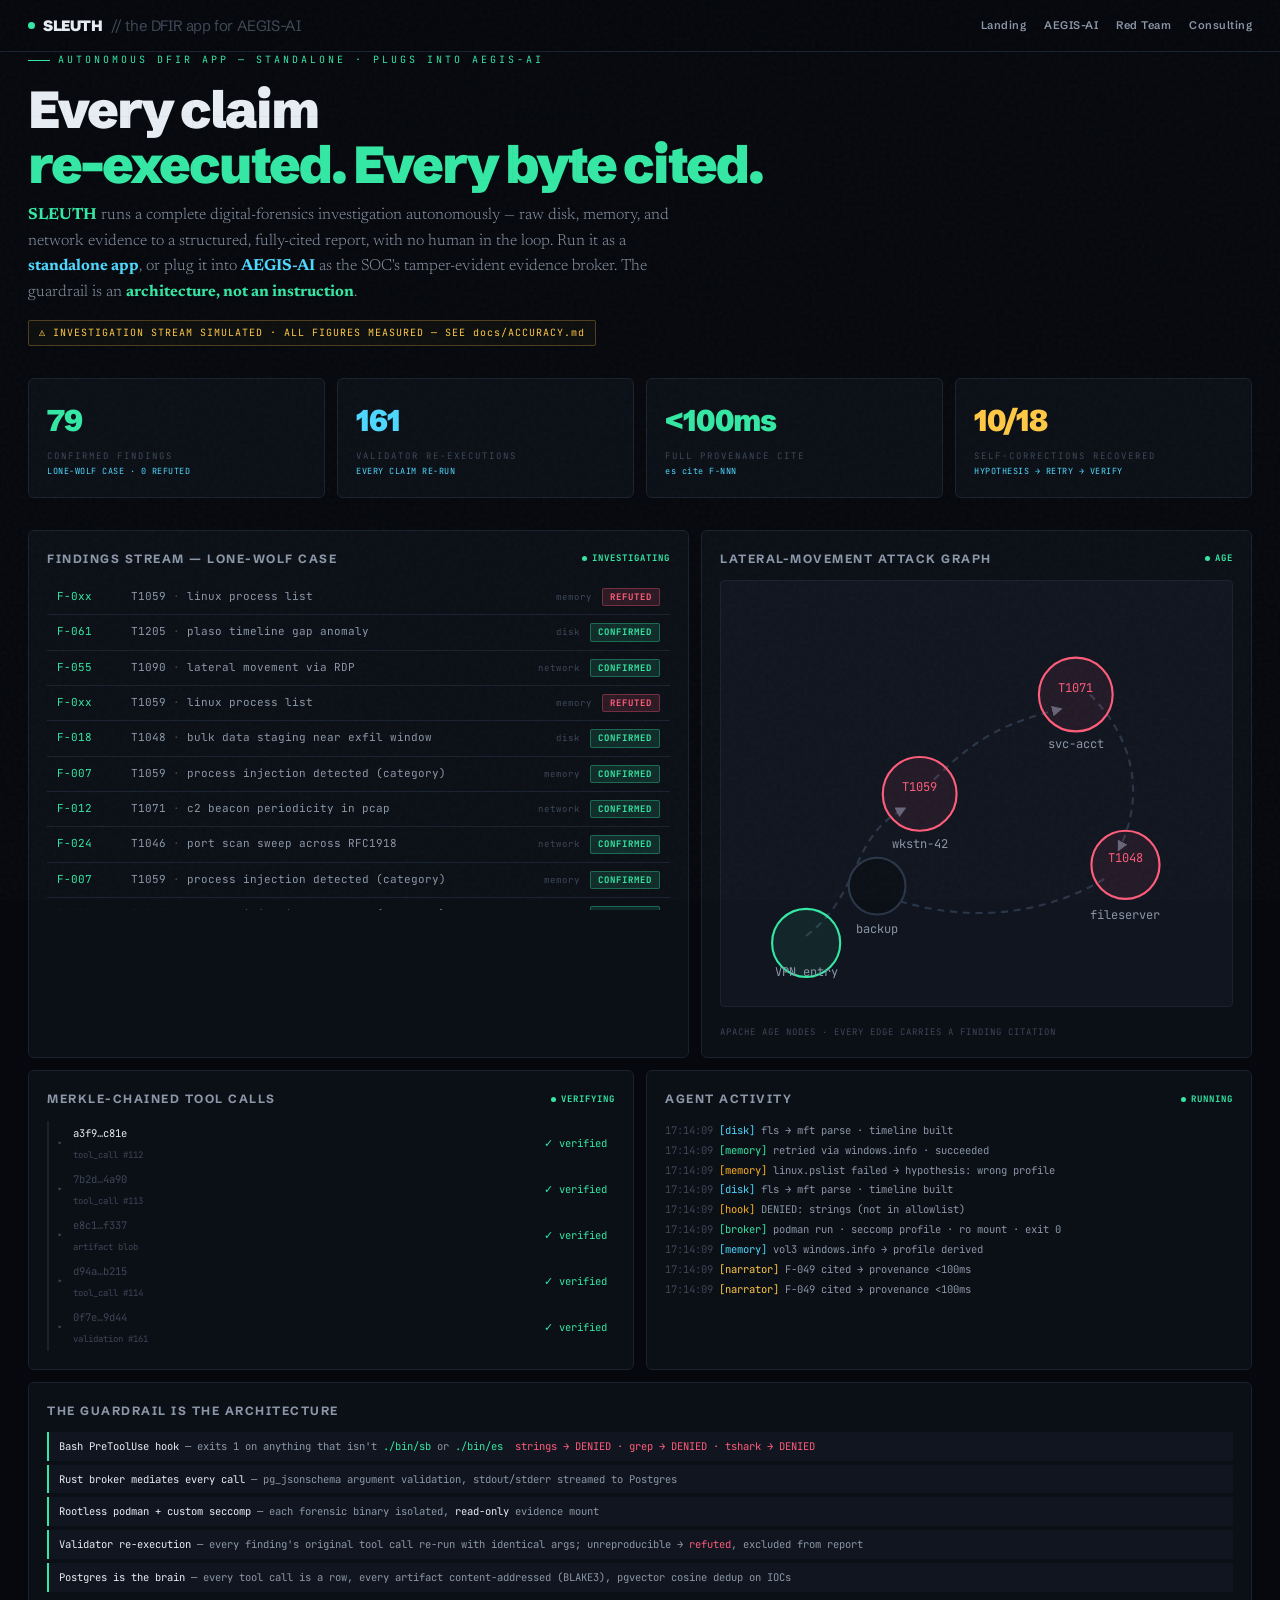
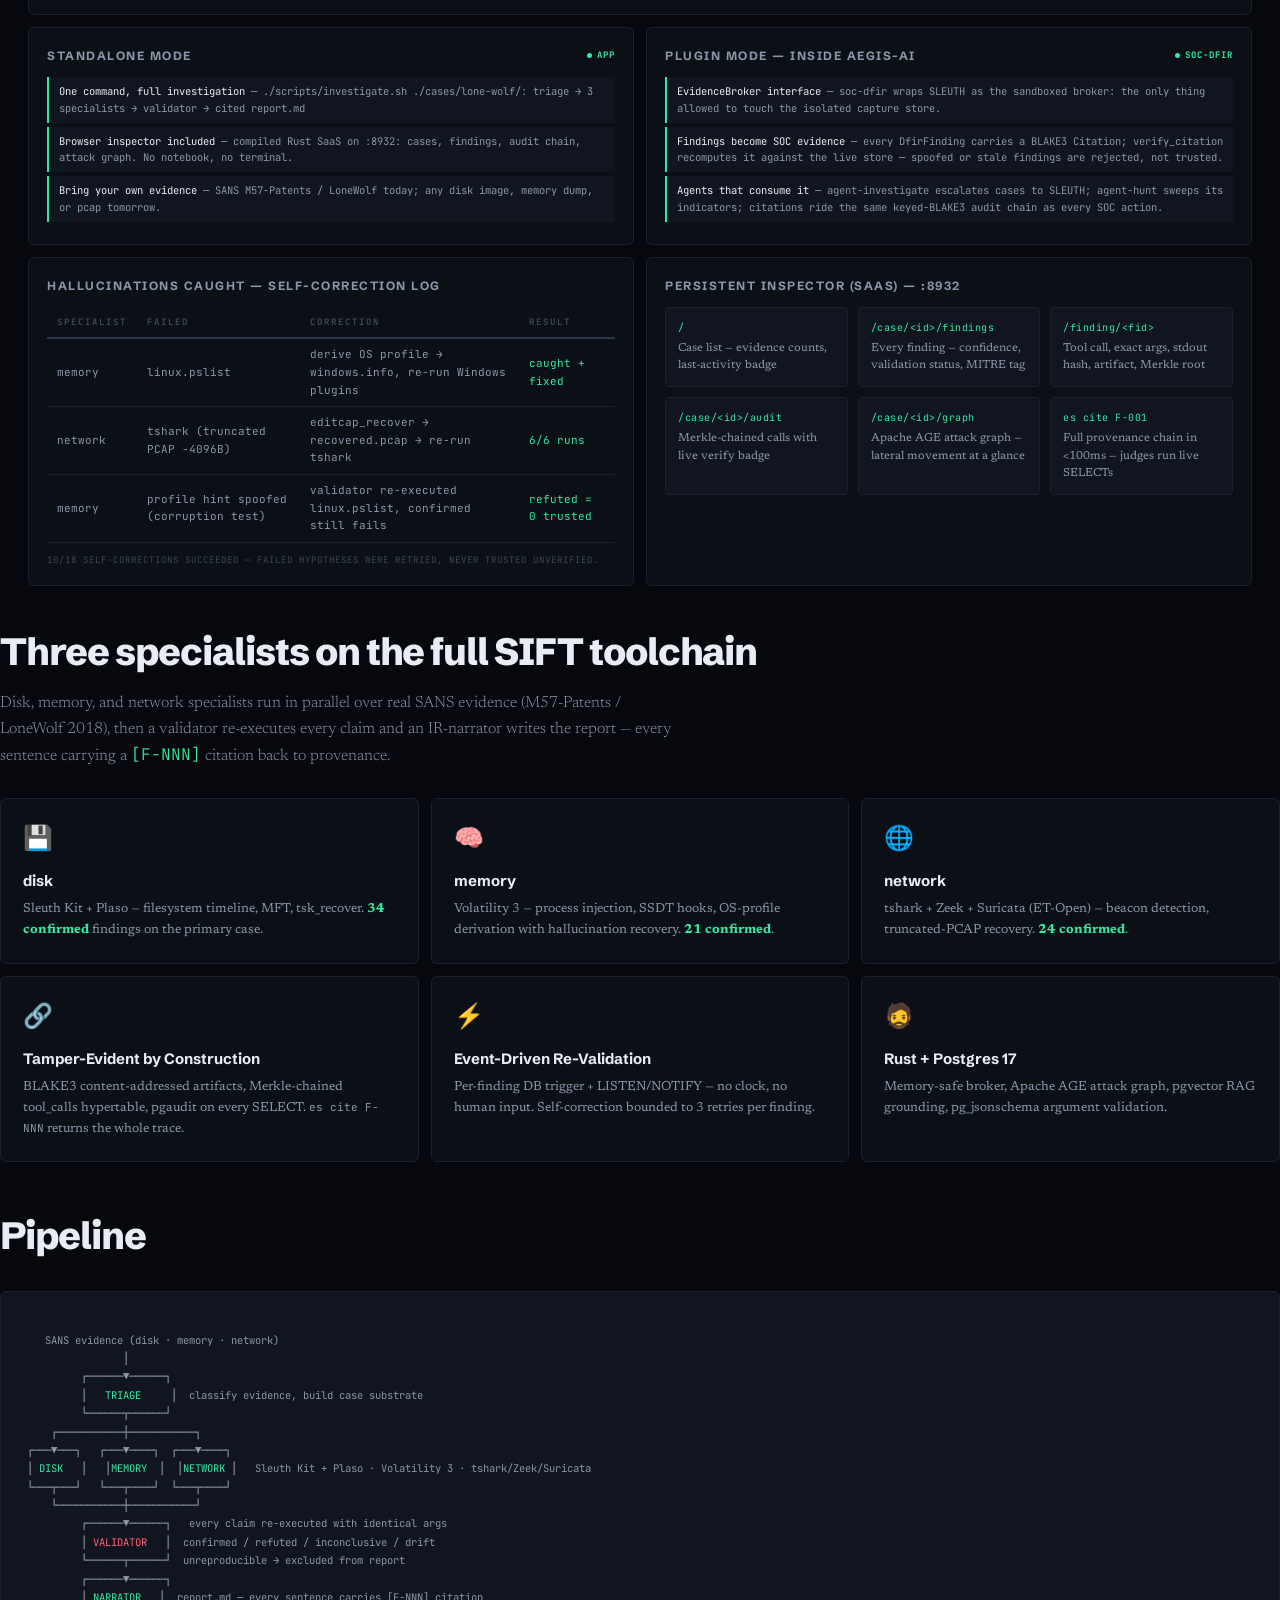
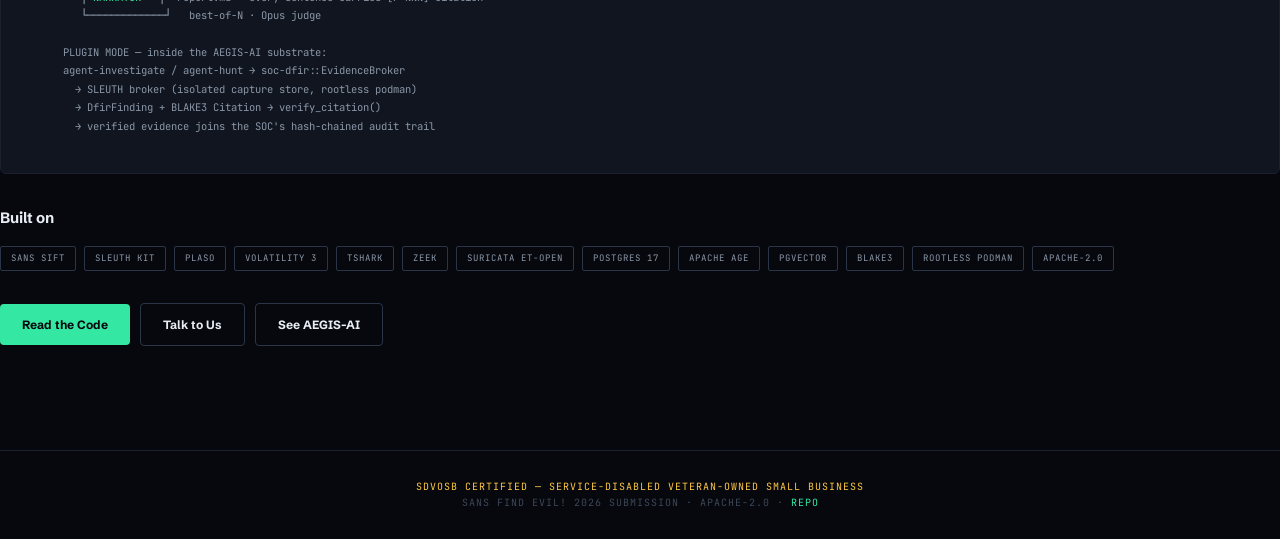
<file: demo/index.html>
<!DOCTYPE html>
<html lang="en">
<head>
<meta charset="UTF-8">
<meta name="viewport" content="width=device-width, initial-scale=1.0">
<title>SLEUTH — Autonomous DFIR App for AEGIS-AI | Dark Cloud Corp</title>
<meta name="description" content="SLEUTH — autonomous, tamper-evident digital forensics app: runs standalone or plugs into the AEGIS-AI SOC as its tamper-evident evidence broker. Raw disk/memory/network evidence to a fully-cited report, no human in the loop."
<link rel="preconnect" href="https://fonts.googleapis.com">
<link href="https://fonts.googleapis.com/css2?family=Schibsted+Grotesk:wght@400;700;800;900&family=Newsreader:ital,opsz,wght@0,6..72,300;1,6..72,400&family=JetBrains+Mono:wght@400;700&display=swap" rel="stylesheet">
<style>
:root{--void:#06080d;--plate:#0b0f16;--steel:#10151f;--weld:#1a2230;--rivet:#2a3648;--light:#e8edf4;--smoke:#8b97a8;--ash:#5b6678;--slag:#3d4757;--green:#34e8a4;--green-dim:#34e8a418;--cyan:#4dd8ff;--gold:#ffc845;--red:#ff5c7a;--amber:#ffb020;--display:'Schibsted Grotesk',system-ui,sans-serif;--body:'Newsreader',Georgia,serif;--mono:'JetBrains Mono',monospace;--max:1280px}
*,*::before,*::after{margin:0;padding:0;box-sizing:border-box}
body{font-family:var(--body);background:var(--void);color:var(--light);line-height:1.6;-webkit-font-smoothing:antialiased;overflow-x:hidden}
body::after{content:'';position:fixed;inset:0;pointer-events:none;z-index:999;opacity:.03;background-image:url("data:image/svg+xml,%3Csvg viewBox='0 0 256 256' xmlns='http://www.w3.org/2000/svg'%3E%3Cfilter id='n'%3E%3CfeTurbulence type='fractalNoise' baseFrequency='0.9' numOctaves='4' stitchTiles='stitch'/%3E%3C/filter%3E%3Crect width='100%25' height='100%25' filter='url(%23n)'/%3E%3C/svg%3E")}
a{color:var(--green);text-decoration:none}
.wrap{max-width:var(--max);margin:0 auto;padding:0 28px}
nav{position:sticky;top:0;z-index:100;height:52px;background:rgba(6,8,13,.9);backdrop-filter:blur(16px);border-bottom:1px solid var(--weld)}
nav .wrap{display:flex;justify-content:space-between;align-items:center;height:100%}
.brand{font-family:var(--display);font-weight:900;font-size:15px;letter-spacing:-.4px;display:flex;align-items:center;gap:8px}
.brand .dot{width:7px;height:7px;border-radius:50%;background:var(--green);animation:pulse 2s infinite}
@keyframes pulse{0%,100%{opacity:1;box-shadow:0 0 0 0 var(--green-dim)}50%{opacity:.6;box-shadow:0 0 0 5px transparent}}
.nav-r{display:flex;gap:18px;font-family:var(--display);font-size:11px;font-weight:600;letter-spacing:.5px}
.nav-r a{color:var(--smoke)}.nav-r a:hover{color:var(--green)}
header{padding:60px 0 36px;position:relative}
header::before{content:'';position:absolute;inset:0;background-image:linear-gradient(var(--weld) 1px,transparent 1px),linear-gradient(90deg,var(--weld) 1px,transparent 1px);background-size:64px 64px;opacity:.06;mask-image:radial-gradient(ellipse 60% 80% at 30% 20%,black,transparent 70%)}
.tag{font-family:var(--mono);font-size:10px;letter-spacing:3px;text-transform:uppercase;color:var(--green);display:flex;align-items:center;gap:8px;margin-bottom:14px}
.tag::before{content:'';width:22px;height:1px;background:var(--green)}
h1{font-family:var(--display);font-size:clamp(34px,5vw,52px);font-weight:900;letter-spacing:-2px;line-height:1.05;margin-bottom:12px}
h1 .accent{color:var(--green)}
.lead{font-size:16px;color:var(--smoke);max-width:680px;font-weight:300}
.demo-note{font-family:var(--mono);font-size:10px;letter-spacing:1px;color:var(--gold);border:1px solid #ffc84544;background:#ffc84508;display:inline-block;padding:4px 10px;border-radius:2px;margin-top:14px}
.stats{display:grid;grid-template-columns:repeat(4,1fr);gap:12px;margin:32px 0}
.stat{background:var(--plate);border:1px solid var(--weld);border-radius:6px;padding:18px}
.stat .num{font-family:var(--display);font-size:30px;font-weight:900;letter-spacing:-1px;color:var(--green)}
.stat .lbl{font-family:var(--mono);font-size:9px;letter-spacing:2px;text-transform:uppercase;color:var(--slag);margin-top:4px}
.stat .sub{font-family:var(--mono);font-size:8.5px;color:var(--cyan);margin-top:2px;letter-spacing:.5px}
.stat.r .num{color:var(--red)}.stat.c .num{color:var(--cyan)}.stat.gold .num{color:var(--gold)}
.grid{display:grid;grid-template-columns:1.2fr 1fr;gap:12px;margin-bottom:12px}
.grid2{display:grid;grid-template-columns:1fr 1fr;gap:12px;margin-bottom:12px}
.panel{background:var(--plate);border:1px solid var(--weld);border-radius:6px;padding:18px;min-width:0}
.panel h3{font-family:var(--display);font-size:12px;font-weight:700;letter-spacing:1.5px;text-transform:uppercase;color:var(--smoke);margin-bottom:12px;display:flex;justify-content:space-between;align-items:center}
.live{font-family:var(--mono);font-size:9px;color:var(--green);letter-spacing:1px;display:flex;align-items:center;gap:5px}
.live::before{content:'';width:5px;height:5px;border-radius:50%;background:var(--green);animation:pulse 1.4s infinite}
/* findings stream */
.feed{height:330px;overflow:hidden}
.feed-row{display:grid;grid-template-columns:64px 1fr auto auto;gap:10px;padding:8px 10px;border-bottom:1px solid var(--weld);font-family:var(--mono);font-size:11px;animation:slideIn .4s ease}
@keyframes slideIn{from{opacity:0;transform:translateY(-8px)}to{opacity:1;transform:translateY(0)}}
.feed-row .fid{color:var(--green)}
.feed-row .msg{color:var(--smoke);white-space:nowrap;overflow:hidden;text-overflow:ellipsis}
.feed-row .msg b{color:var(--light);font-weight:400}
.vst{padding:1px 7px;border-radius:2px;font-size:9px;font-weight:700;letter-spacing:1px;align-self:center;text-align:center}
.v-ok{background:#34e8a422;color:var(--green);border:1px solid #34e8a455}
.v-pend{background:#ffc84518;color:var(--gold);border:1px solid #ffc84544}
.v-ref{background:#ff5c7a22;color:var(--red);border:1px solid #ff5c7a55}
.spec{font-size:9px;color:var(--slag);letter-spacing:1px;align-self:center}
/* merkle chain */
.chain{font-family:var(--mono);font-size:10.5px;line-height:2}
.chain .link{display:flex;gap:10px;align-items:center;padding:2px 8px;border-left:2px solid var(--weld)}
.chain .link .h{color:var(--slag)}
.chain .link.ok{border-color:var(--green)}
.chain .link .ck{color:var(--green);margin-left:auto}
.chain .link.hot .h{color:var(--light)}
/* agent log */
.aglog{height:200px;overflow:hidden;font-family:var(--mono);font-size:10.5px;line-height:1.9;color:var(--smoke)}
.aglog .ok{color:var(--green)}.aglog .act{color:var(--cyan)}.aglog .warn{color:var(--amber)}.aglog .dec{color:var(--gold)}
/* attack graph svg */
.graph{background:var(--steel);border:1px solid var(--weld);border-radius:4px}
.node{fill:var(--plate);stroke:var(--rivet);stroke-width:1.5}
.node.comp{stroke:var(--red);fill:#ff5c7a14}
.node.ev{stroke:var(--green);fill:#34e8a414}
.edge{stroke:var(--rivet);stroke-width:1.5;fill:none;stroke-dasharray:5 4;animation:dash 1.2s linear infinite}
@keyframes dash{to{stroke-dashoffset:-9}}
.edge{animation:dash 1.2s linear infinite}
.nl{font-family:var(--mono);font-size:8.5px;fill:var(--smoke)}
/* guardrail */
.guard{font-family:var(--mono);font-size:10.5px;line-height:1.6}
.guard .row{padding:6px 10px;border-left:2px solid var(--green);background:var(--steel);margin-bottom:4px;color:var(--smoke)}
.guard .row b{color:var(--light);font-weight:400}
.guard .row .deny{color:var(--red)}
/* corrections table */
.corr{width:100%;border-collapse:collapse;font-size:12px}
.corr th{font-family:var(--mono);font-size:9px;letter-spacing:2px;text-transform:uppercase;color:var(--slag);text-align:left;padding:8px 10px;border-bottom:2px solid var(--rivet)}
.corr td{padding:7px 10px;border-bottom:1px solid var(--weld);color:var(--smoke);font-family:var(--mono);font-size:11px}
.corr .fx{color:var(--green)}
/* saas screens */
.screens{display:grid;grid-template-columns:repeat(3,1fr);gap:10px}
.screen{background:var(--steel);border:1px solid var(--weld);border-radius:4px;padding:12px}
.screen .sn{font-family:var(--mono);font-size:10px;color:var(--green);letter-spacing:.5px}
.screen .sd{font-size:11.5px;color:var(--smoke);margin-top:4px;line-height:1.5}
h2{font-family:var(--display);font-size:clamp(26px,3.5vw,38px);font-weight:800;letter-spacing:-1px;margin-bottom:8px}
.fgrid{display:grid;grid-template-columns:repeat(3,1fr);gap:12px;margin-top:28px}
.fcard{background:var(--plate);border:1px solid var(--weld);border-radius:6px;padding:22px;transition:.25s}
.fcard:hover{border-color:var(--green);transform:translateY(-3px)}
.fcard h3{font-family:var(--display);font-size:15px;font-weight:700;margin-bottom:6px}
.fcard p{font-size:13px;color:var(--smoke)}
.fcard .ic{font-size:24px;margin-bottom:10px}
.arch{background:var(--steel);border:1px solid var(--weld);border-radius:6px;padding:20px;font-family:var(--mono);font-size:10.5px;line-height:1.75;color:var(--smoke);overflow-x:auto;margin-top:24px;white-space:pre}
.arch b{color:var(--green);font-weight:400}
.arch i{color:var(--gold);font-style:normal}
.arch u{color:var(--red);text-decoration:none}
.tools{display:flex;flex-wrap:wrap;gap:8px;margin-top:16px}
.tool{font-family:var(--mono);font-size:9px;letter-spacing:1px;padding:4px 10px;border:1px solid var(--rivet);border-radius:2px;color:var(--smoke)}
.tool:hover{border-color:var(--green);color:var(--green)}
footer{border-top:1px solid var(--weld);margin-top:40px;padding:28px 0;text-align:center}
footer p{font-family:var(--mono);font-size:10px;letter-spacing:1px;color:var(--slag)}
footer .gold{color:var(--gold)}
.btn{font-family:var(--display);font-size:12px;font-weight:700;padding:11px 22px;border-radius:4px;display:inline-block;margin:0 6px 8px 0;transition:.25s}
.btn-green{background:var(--green);color:var(--void)}.btn-green:hover{background:#6ff0c0}
.btn-ghost{border:1px solid var(--rivet);color:var(--light)}.btn-ghost:hover{border-color:var(--smoke)}
@media(max-width:860px){.stats{grid-template-columns:repeat(2,1fr)}.grid,.grid2,.fgrid{grid-template-columns:1fr}.screens{grid-template-columns:1fr}}
</style>
</head>
<body>
<nav><div class="wrap">
  <div class="brand"><span class="dot"></span> SLEUTH <span style="color:var(--slag);font-weight:400">// the DFIR app for AEGIS-AI</span></div>
  <div class="nav-r"><a href="https://wilbtc.github.io/darkcloudcorp/">Landing</a><a href="https://wilbtc.github.io/darkcloud-soc/">AEGIS-AI</a><a href="https://github.com/WilBtc/red-team-ops">Red Team</a><a href="https://github.com/WilBtc/cyber-consulting">Consulting</a></div>
</div></nav>

<header class="wrap">
  <div class="tag">Autonomous DFIR App — Standalone · Plugs into AEGIS-AI</div>
  <h1>Every claim<br><span class="accent">re-executed. Every byte cited.</span></h1>
  <p class="lead"><b style="color:var(--green)">SLEUTH</b> runs a complete digital-forensics investigation autonomously — raw disk, memory, and network evidence to a structured, fully-cited report, with no human in the loop. Run it as a <b style="color:var(--cyan)">standalone app</b>, or plug it into <b style="color:var(--cyan)">AEGIS-AI</b> as the SOC's tamper-evident evidence broker. The guardrail is an <b style="color:var(--green)">architecture, not an instruction</b>.</p>
  <span class="demo-note">&#9888; INVESTIGATION STREAM SIMULATED &middot; ALL FIGURES MEASURED — SEE docs/ACCURACY.md</span>
</header>

<div class="wrap">
  <div class="stats">
    <div class="stat"><div class="num">79</div><div class="lbl">Confirmed Findings</div><div class="sub">LONE-WOLF CASE · 0 REFUTED</div></div>
    <div class="stat c"><div class="num">161</div><div class="lbl">Validator Re-Executions</div><div class="sub">EVERY CLAIM RE-RUN</div></div>
    <div class="stat"><div class="num">&lt;100ms</div><div class="lbl">Full Provenance Cite</div><div class="sub">es cite F-NNN</div></div>
    <div class="stat gold"><div class="num">10/18</div><div class="lbl">Self-Corrections Recovered</div><div class="sub">HYPOTHESIS → RETRY → VERIFY</div></div>
  </div>

  <div class="grid">
    <div class="panel">
      <h3><span>Findings Stream — lone-wolf case</span><span class="live">INVESTIGATING</span></h3>
      <div class="feed" id="feed"></div>
    </div>
    <div class="panel">
      <h3><span>Lateral-Movement Attack Graph</span><span class="live">AGE</span></h3>
      <svg class="graph" viewBox="0 0 360 300" width="100%">
        <defs><marker id="arr" viewBox="0 0 10 10" refX="9" refY="5" markerWidth="5" markerHeight="5" orient="auto"><path d="M0,0 L10,5 L0,10 z" fill="#5b6678"/></marker></defs>
        <path class="edge" d="M60,250 C 100,220 90,180 130,160" marker-end="url(#arr)"/>
        <path class="edge" d="M150,140 C 180,110 200,100 240,90" marker-end="url(#arr)"/>
        <path class="edge" d="M260,80 C 290,110 300,150 280,190" marker-end="url(#arr)"/>
        <path class="edge" d="M270,210 C 220,240 160,240 110,220" marker-end="url(#arr)"/>
        <circle class="node ev" cx="60" cy="255" r="24"/>
        <text x="60" y="278" text-anchor="middle" class="nl">VPN entry</text>
        <circle class="node comp" cx="140" cy="150" r="26"/>
        <text x="140" y="188" text-anchor="middle" class="nl">wkstn-42</text>
        <text x="140" y="148" text-anchor="middle" class="nl" style="fill:#ff5c7a">T1059</text>
        <circle class="node comp" cx="250" cy="80" r="26"/>
        <text x="250" y="118" text-anchor="middle" class="nl">svc-acct</text>
        <text x="250" y="78" text-anchor="middle" class="nl" style="fill:#ff5c7a">T1071</text>
        <circle class="node comp" cx="285" cy="200" r="24"/>
        <text x="285" y="238" text-anchor="middle" class="nl">fileserver</text>
        <text x="285" y="198" text-anchor="middle" class="nl" style="fill:#ff5c7a">T1048</text>
        <circle class="node" cx="110" cy="215" r="20"/>
        <text x="110" y="248" text-anchor="middle" class="nl">backup</text>
      </svg>
      <div style="font-family:var(--mono);font-size:9px;color:var(--slag);letter-spacing:1px;margin-top:8px">APACHE AGE NODES · EVERY EDGE CARRIES A FINDING CITATION</div>
    </div>
  </div>

  <div class="grid2">
    <div class="panel">
      <h3><span>Merkle-Chained Tool Calls</span><span class="live">VERIFYING</span></h3>
      <div class="chain" id="chain"></div>
    </div>
    <div class="panel">
      <h3><span>Agent Activity</span><span class="live">RUNNING</span></h3>
      <div class="aglog" id="aglog"></div>
    </div>
  </div>

  <div class="panel" style="margin-bottom:12px">
    <h3><span>The Guardrail Is the Architecture</span></h3>
    <div class="guard">
      <div class="row"><b>Bash PreToolUse hook</b> — exits 1 on anything that isn't <span style="color:var(--green)">./bin/sb</span> or <span style="color:var(--green)">./bin/es</span> &nbsp;<span class="deny">strings → DENIED · grep → DENIED · tshark → DENIED</span></div>
      <div class="row"><b>Rust broker mediates every call</b> — pg_jsonschema argument validation, stdout/stderr streamed to Postgres</div>
      <div class="row"><b>Rootless podman + custom seccomp</b> — each forensic binary isolated, <b>read-only</b> evidence mount</div>
      <div class="row"><b>Validator re-execution</b> — every finding's original tool call re-run with identical args; unreproducible → <span class="deny">refuted</span>, excluded from report</div>
      <div class="row"><b>Postgres is the brain</b> — every tool call is a row, every artifact content-addressed (BLAKE3), pgvector cosine dedup on IOCs</div>
    </div>
  </div>

  <div class="grid2">
    <div class="panel">
      <h3><span>Standalone Mode</span><span class="live">APP</span></h3>
      <div class="guard">
        <div class="row"><b>One command, full investigation</b> — <span style="font-family:var(--mono)">./scripts/investigate.sh ./cases/lone-wolf/</span>: triage → 3 specialists → validator → cited report.md</div>
        <div class="row"><b>Browser inspector included</b> — compiled Rust SaaS on :8932: cases, findings, audit chain, attack graph. No notebook, no terminal.</div>
        <div class="row"><b>Bring your own evidence</b> — SANS M57-Patents / LoneWolf today; any disk image, memory dump, or pcap tomorrow.</div>
      </div>
    </div>
    <div class="panel">
      <h3><span>Plugin Mode — inside AEGIS-AI</span><span class="live">soc-dfir</span></h3>
      <div class="guard">
        <div class="row"><b>EvidenceBroker interface</b> — <span style="font-family:var(--mono)">soc-dfir</span> wraps SLEUTH as the sandboxed broker: the only thing allowed to touch the isolated capture store.</div>
        <div class="row"><b>Findings become SOC evidence</b> — every <span style="font-family:var(--mono)">DfirFinding</span> carries a BLAKE3 <span style="font-family:var(--mono)">Citation</span>; <span style="font-family:var(--mono)">verify_citation</span> recomputes it against the live store — spoofed or stale findings are rejected, not trusted.</div>
        <div class="row"><b>Agents that consume it</b> — agent-investigate escalates cases to SLEUTH; agent-hunt sweeps its indicators; citations ride the same keyed-BLAKE3 audit chain as every SOC action.</div>
      </div>
    </div>
  </div>

  <div class="grid2">
    <div class="panel">
      <h3><span>Hallucinations Caught — Self-Correction Log</span></h3>
      <table class="corr">
        <thead><tr><th>Specialist</th><th>Failed</th><th>Correction</th><th>Result</th></tr></thead>
        <tbody>
          <tr><td>memory</td><td>linux.pslist</td><td>derive OS profile → windows.info, re-run Windows plugins</td><td style="color:var(--green)">caught + fixed</td></tr>
          <tr><td>network</td><td>tshark (truncated PCAP −4096B)</td><td>editcap_recover → recovered.pcap → re-run tshark</td><td style="color:var(--green)">6/6 runs</td></tr>
          <tr><td>memory</td><td>profile hint spoofed (corruption test)</td><td>validator re-executed linux.pslist, confirmed still fails</td><td style="color:var(--green)">refuted = 0 trusted</td></tr>
        </tbody>
      </table>
      <div style="font-family:var(--mono);font-size:9px;color:var(--slag);letter-spacing:1px;margin-top:10px">10/18 SELF-CORRECTIONS SUCCEEDED — FAILED HYPOTHESES WERE RETRIED, NEVER TRUSTED UNVERIFIED.</div>
    </div>
    <div class="panel">
      <h3><span>Persistent Inspector (SaaS) — :8932</span></h3>
      <div class="screens">
        <div class="screen"><div class="sn">/</div><div class="sd">Case list — evidence counts, last-activity badge</div></div>
        <div class="screen"><div class="sn">/case/&lt;id&gt;/findings</div><div class="sd">Every finding — confidence, validation status, MITRE tag</div></div>
        <div class="screen"><div class="sn">/finding/&lt;fid&gt;</div><div class="sd">Tool call, exact args, stdout hash, artifact, Merkle root</div></div>
        <div class="screen"><div class="sn">/case/&lt;id&gt;/audit</div><div class="sd">Merkle-chained calls with live verify badge</div></div>
        <div class="screen"><div class="sn">/case/&lt;id&gt;/graph</div><div class="sd">Apache AGE attack graph — lateral movement at a glance</div></div>
        <div class="screen"><div class="sn">es cite F-001</div><div class="sd">Full provenance chain in &lt;100ms — judges run live SELECTs</div></div>
      </div>
    </div>
  </div>
</div>

<section class="wrap" style="padding:24px 0">
  <h2>Three specialists on the full SIFT toolchain</h2>
  <p class="lead">Disk, memory, and network specialists run in parallel over real SANS evidence (M57-Patents / LoneWolf 2018), then a validator re-executes every claim and an IR-narrator writes the report — every sentence carrying a <span style="font-family:var(--mono);color:var(--green)">[F-NNN]</span> citation back to provenance.</p>
  <div class="fgrid">
    <div class="fcard"><div class="ic">&#128190;</div><h3>disk</h3><p>Sleuth Kit + Plaso — filesystem timeline, MFT, tsk_recover. <b style="color:var(--green)">34 confirmed</b> findings on the primary case.</p></div>
    <div class="fcard"><div class="ic">&#129504;</div><h3>memory</h3><p>Volatility 3 — process injection, SSDT hooks, OS-profile derivation with hallucination recovery. <b style="color:var(--green)">21 confirmed</b>.</p></div>
    <div class="fcard"><div class="ic">&#127760;</div><h3>network</h3><p>tshark + Zeek + Suricata (ET-Open) — beacon detection, truncated-PCAP recovery. <b style="color:var(--green)">24 confirmed</b>.</p></div>
    <div class="fcard"><div class="ic">&#128279;</div><h3>Tamper-Evident by Construction</h3><p>BLAKE3 content-addressed artifacts, Merkle-chained tool_calls hypertable, pgaudit on every SELECT. <span style="font-family:var(--mono);font-size:11px">es cite F-NNN</span> returns the whole trace.</p></div>
    <div class="fcard"><div class="ic">&#9889;</div><h3>Event-Driven Re-Validation</h3><p>Per-finding DB trigger + LISTEN/NOTIFY — no clock, no human input. Self-correction bounded to 3 retries per finding.</p></div>
    <div class="fcard"><div class="ic">&#129492;</div><h3>Rust + Postgres 17</h3><p>Memory-safe broker, Apache AGE attack graph, pgvector RAG grounding, pg_jsonschema argument validation.</p></div>
  </div>

  <h2 style="margin-top:44px">Pipeline</h2>
  <div class="arch">
    SANS evidence (disk · memory · network)
                 │
          ┌──────▼──────┐
          │   <b>TRIAGE</b>     │  classify evidence, build case substrate
          └──────┬──────┘
     ┌───────────┼───────────┐
 ┌───▼───┐   ┌───▼────┐  ┌───▼────┐
 │ <b>DISK</b>   │   │<b>MEMORY</b>  │  │<b>NETWORK</b> │   Sleuth Kit + Plaso · Volatility 3 · tshark/Zeek/Suricata
 └───┬───┘   └───┬────┘  └───┬────┘
     └───────────┼───────────┘
          ┌──────▼──────┐   every claim re-executed with identical args
          │ <u>VALIDATOR</u>   │  confirmed / refuted / inconclusive / drift
          └──────┬──────┘  unreproducible → excluded from report
          ┌──────▼──────┐
          │ <b>NARRATOR</b>   │  report.md — every sentence carries [F-NNN] citation
          └─────────────┘   best-of-N · Opus judge

       PLUGIN MODE — inside the AEGIS-AI substrate:
       agent-investigate / agent-hunt → soc-dfir::EvidenceBroker
         → SLEUTH broker (isolated capture store, rootless podman)
         → DfirFinding + BLAKE3 Citation → verify_citation()
         → verified evidence joins the SOC's hash-chained audit trail
  </div>

  <div style="font-family:var(--display);font-size:15px;font-weight:700;margin-top:32px">Built on</div>
  <div class="tools">
    <span class="tool">SANS SIFT</span><span class="tool">SLEUTH KIT</span><span class="tool">PLASO</span><span class="tool">VOLATILITY 3</span><span class="tool">TSHARK</span><span class="tool">ZEEK</span><span class="tool">SURICATA ET-OPEN</span><span class="tool">POSTGRES 17</span><span class="tool">APACHE AGE</span><span class="tool">PGVECTOR</span><span class="tool">BLAKE3</span><span class="tool">ROOTLESS PODMAN</span><span class="tool">APACHE-2.0</span>
  </div>

  <div style="margin:32px 0">
    <a class="btn btn-green" href="https://github.com/WilBtc/sleuth">Read the Code</a>
    <a class="btn btn-ghost" href="https://wilbtc.github.io/darkcloudcorp/">Talk to Us</a>
    <a class="btn btn-ghost" href="https://wilbtc.github.io/darkcloud-soc/">See AEGIS-AI</a>
  </div>
</section>

<footer><div class="wrap">
  <p class="gold">SDVOSB CERTIFIED — SERVICE-DISABLED VETERAN-OWNED SMALL BUSINESS</p>
  <p>SANS FIND EVIL! 2026 SUBMISSION · APACHE-2.0 · <a href="https://github.com/WilBtc/sleuth">REPO</a></p>
</div></footer>

<script>
// ---- findings stream: real case shape
const FINDINGS=[
  ['F-001','disk','T1110','suspicious login attempts in auth.log','confirmed'],
  ['F-007','memory','T1059','process injection detected (category)','confirmed'],
  ['F-012','network','T1071','c2 beacon periodicity in pcap','confirmed'],
  ['F-018','disk','T1048','bulk data staging near exfil window','confirmed'],
  ['F-024','network','T1046','port scan sweep across RFC1918','confirmed'],
  ['F-031','memory','T1055','SSDT hooks present (category)','confirmed'],
  ['F-036','disk','T1070','timestomping indicators on MFT','confirmed'],
  ['F-042','network','T1071','DNS tunneling pattern','confirmed'],
  ['F-049','disk','T1005','sensitive file access patterns','confirmed'],
  ['F-055','network','T1090','lateral movement via RDP','confirmed'],
  ['F-0xx','memory','T1059','linux process list','refuted'],
  ['F-061','disk','T1205','plaso timeline gap anomaly','confirmed'],
  ['F-067','network','T1041','beacon egress to parked domain','confirmed'],
  ['F-073','memory','T1543','persistence via service install','confirmed'],
];
function pick(a){return a[Math.floor(Math.random()*a.length)]}
function tstamp(){const d=new Date();return d.toTimeString().slice(0,8)}
const feed=document.getElementById('feed');
function addF(){
  const f=pick(FINDINGS);
  const vcls=f[4]==='confirmed'?'v-ok':f[4]==='refuted'?'v-ref':'v-pend';
  const row=document.createElement('div');row.className='feed-row';
  row.innerHTML='<span class="fid">'+f[0]+'</span><span class="msg">'+f[2]+' <span style="color:var(--slag)">·</span> '+f[3]+'</span><span class="spec">'+f[1]+'</span><span class="vst '+vcls+'">'+f[4].toUpperCase()+'</span>';
  feed.prepend(row);while(feed.children.length>20)feed.lastChild.remove();
}
for(let i=0;i<12;i++)addF();
setInterval(addF,2400);

// ---- merkle chain
const chain=document.getElementById('chain');
const LINKS=[
  ['tool_call #112','a3f9…c81e'],
  ['tool_call #113','7b2d…4a90'],
  ['artifact blob','e8c1…f337'],
  ['tool_call #114','d94a…b215'],
  ['validation #161','0f7e…9d44'],
];
LINKS.forEach(l=>{
  const d=document.createElement('div');d.className='link';
  d.innerHTML='<span style="color:var(--slag)">▸</span><span><span class="h">'+l[1]+'</span><br><span style="font-size:9px;color:var(--slag)">'+l[0]+'</span></span><span class="ck" style="margin-left:auto">✓ verified</span>';
  chain.appendChild(d);
});
let cl=0;
setInterval(()=>{
  chain.querySelectorAll('.link').forEach(x=>x.classList.remove('hot'));
  chain.children[cl%LINKS.length].classList.add('hot');cl++;
},1100);

// ---- agent activity
const ACTIONS=[
  '<span class="act">[disk]</span> fls → mft parse · timeline built',
  '<span class="act">[memory]</span> vol3 windows.info → profile derived',
  '<span class="ok">[validator]</span> re-executed tool_call #112 · MATCH',
  '<span class="warn">[memory]</span> linux.pslist failed → hypothesis: wrong profile',
  '<span class="ok">[memory]</span> retried via windows.info · succeeded',
  '<span class="act">[network]</span> tshark truncated → editcap_recover → recovered.pcap',
  '<span class="ok">[broker]</span> podman run · seccomp profile · ro mount · exit 0',
  '<span class="dec">[narrator]</span> F-049 cited → provenance &lt;100ms',
  '<span class="ok">[es]</span> cite F-001 → blake3 chain intact',
  '<span class="warn">[hook]</span> DENIED: strings (not in allowlist)',
];
const ag=document.getElementById('aglog');
function addLog(){
  const row=document.createElement('div');row.innerHTML='<span style="color:var(--slag)">'+tstamp()+'</span> '+pick(ACTIONS);
  ag.prepend(row);while(ag.children.length>9)ag.lastChild.remove();
}
for(let i=0;i<9;i++)addLog();
setInterval(addLog,3000);
</script>
</body>
</html>
</file>
